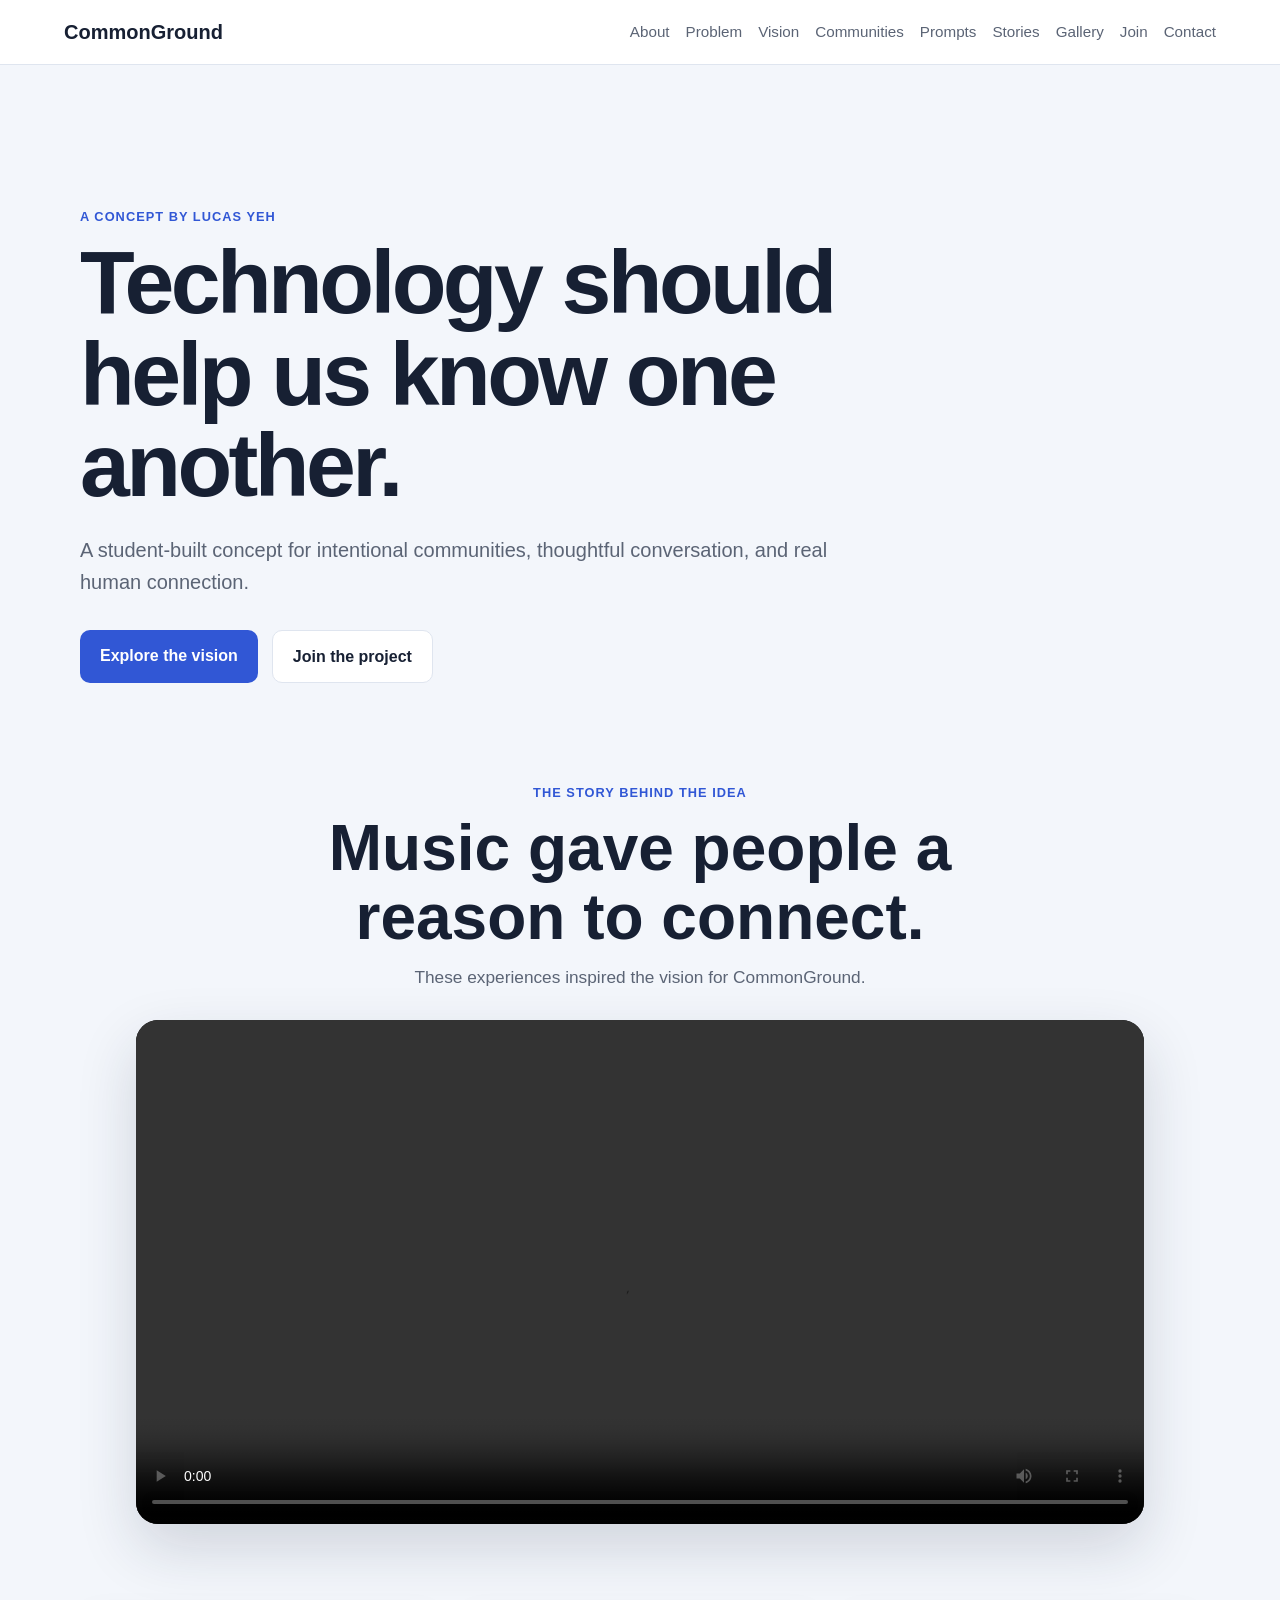
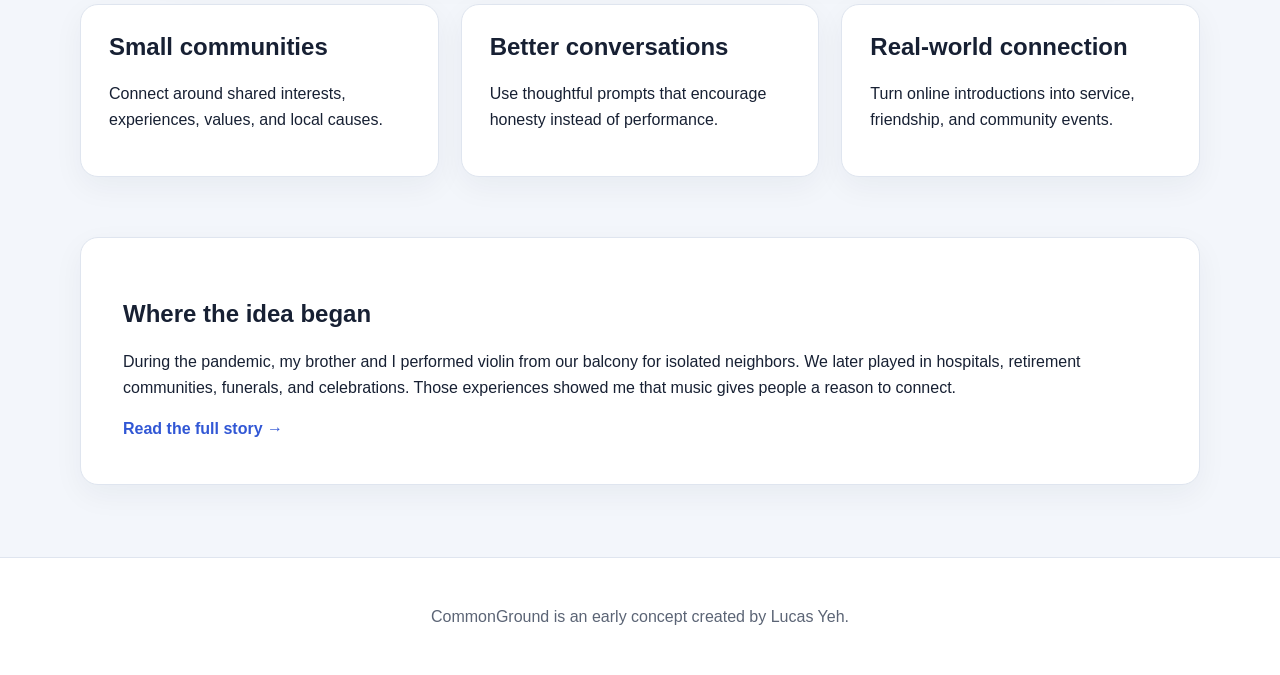
<file: index.html>
<!DOCTYPE html>
<html lang="en">
<head>
  <meta charset="UTF-8">
  <meta name="viewport" content="width=device-width, initial-scale=1.0">
  <meta name="description" content="CommonGround: an early concept for meaningful communities and real conversation.">
  <title>Home | CommonGround</title>
  <link rel="stylesheet" href="style.css">
</head>
<body>

<header class="site-header">
  <a class="logo" href="index.html">CommonGround</a>
  <button class="menu-button" onclick="document.querySelector('.nav-links').classList.toggle('open')">Menu</button>
  <nav class="nav-links">
    <a href="about.html">About</a>
    <a href="problem.html">Problem</a>
    <a href="vision.html">Vision</a>
    <a href="communities.html">Communities</a>
    <a href="prompts.html">Prompts</a>
    <a href="stories.html">Stories</a>
    <a href="gallery.html">Gallery</a>
    <a href="join.html">Join</a>
    <a href="contact.html">Contact</a>
  </nav>
</header>

<main>

<section class="hero">
  <p class="eyebrow">A concept by Lucas Yeh</p>
  <h1>Technology should help us know one another.</h1>
  <p class="lead">A student-built concept for intentional communities, thoughtful conversation, and real human connection.</p>
  <div class="actions">
    <a class="button" href="vision.html">Explore the vision</a>
    <a class="button secondary" href="join.html">Join the project</a>
  </div>
</section>

<section class="homepage-video-section">
  <div class="video-heading">
    <p class="eyebrow">The story behind the idea</p>
    <h2>Music gave people a reason to connect.</h2>
    <p>These experiences inspired the vision for CommonGround.</p>
  </div>

  <video class="homepage-video" controls playsinline preload="metadata">
    <source src="assets/community-video.mp4" type="video/mp4">
    Your browser does not support the video player.
  </video>
</section>


<section class="grid three">
  <article class="card">
    <h2>Small communities</h2>
    <p>Connect around shared interests, experiences, values, and local causes.</p>
  </article>
  <article class="card">
    <h2>Better conversations</h2>
    <p>Use thoughtful prompts that encourage honesty instead of performance.</p>
  </article>
  <article class="card">
    <h2>Real-world connection</h2>
    <p>Turn online introductions into service, friendship, and community events.</p>
  </article>
</section>

<section class="story-panel">
  <h2>Where the idea began</h2>
  <p>During the pandemic, my brother and I performed violin from our balcony for isolated neighbors. We later played in hospitals, retirement communities, funerals, and celebrations. Those experiences showed me that music gives people a reason to connect.</p>
  <a class="text-link" href="about.html">Read the full story →</a>
</section>

</main>
<footer>
  <p>CommonGround is an early concept created by Lucas Yeh.</p>
</footer>
</body>
</html>
</file>
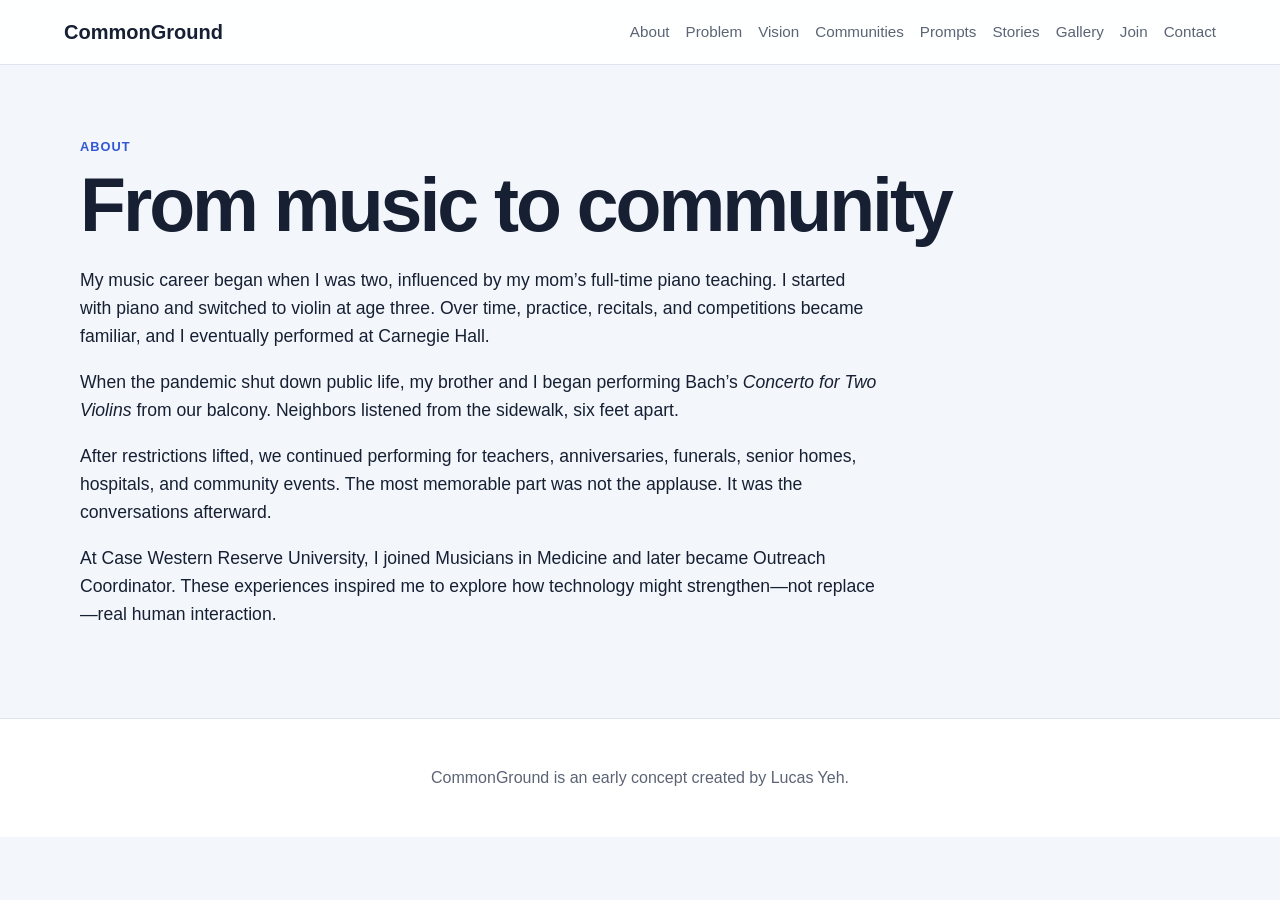
<file: about.html>
<!DOCTYPE html>
<html lang="en">
<head>
  <meta charset="UTF-8">
  <meta name="viewport" content="width=device-width, initial-scale=1.0">
  <meta name="description" content="CommonGround: an early concept for meaningful communities and real conversation.">
  <title>About | CommonGround</title>
  <link rel="stylesheet" href="style.css">
</head>
<body>

<header class="site-header">
  <a class="logo" href="index.html">CommonGround</a>
  <button class="menu-button" onclick="document.querySelector('.nav-links').classList.toggle('open')">Menu</button>
  <nav class="nav-links">
    <a href="about.html">About</a>
    <a href="problem.html">Problem</a>
    <a href="vision.html">Vision</a>
    <a href="communities.html">Communities</a>
    <a href="prompts.html">Prompts</a>
    <a href="stories.html">Stories</a>
    <a href="gallery.html">Gallery</a>
    <a href="join.html">Join</a>
    <a href="contact.html">Contact</a>
  </nav>
</header>

<main>

<section class="page-header">
  <p class="eyebrow">About</p>
  <h1>From music to community</h1>
</section>

<section class="content">
  <p>My music career began when I was two, influenced by my mom’s full-time piano teaching. I started with piano and switched to violin at age three. Over time, practice, recitals, and competitions became familiar, and I eventually performed at Carnegie Hall.</p>
  <p>When the pandemic shut down public life, my brother and I began performing Bach’s <em>Concerto for Two Violins</em> from our balcony. Neighbors listened from the sidewalk, six feet apart.</p>
  <p>After restrictions lifted, we continued performing for teachers, anniversaries, funerals, senior homes, hospitals, and community events. The most memorable part was not the applause. It was the conversations afterward.</p>
  <p>At Case Western Reserve University, I joined Musicians in Medicine and later became Outreach Coordinator. These experiences inspired me to explore how technology might strengthen—not replace—real human interaction.</p>
</section>

</main>
<footer>
  <p>CommonGround is an early concept created by Lucas Yeh.</p>
</footer>
</body>
</html>
</file>
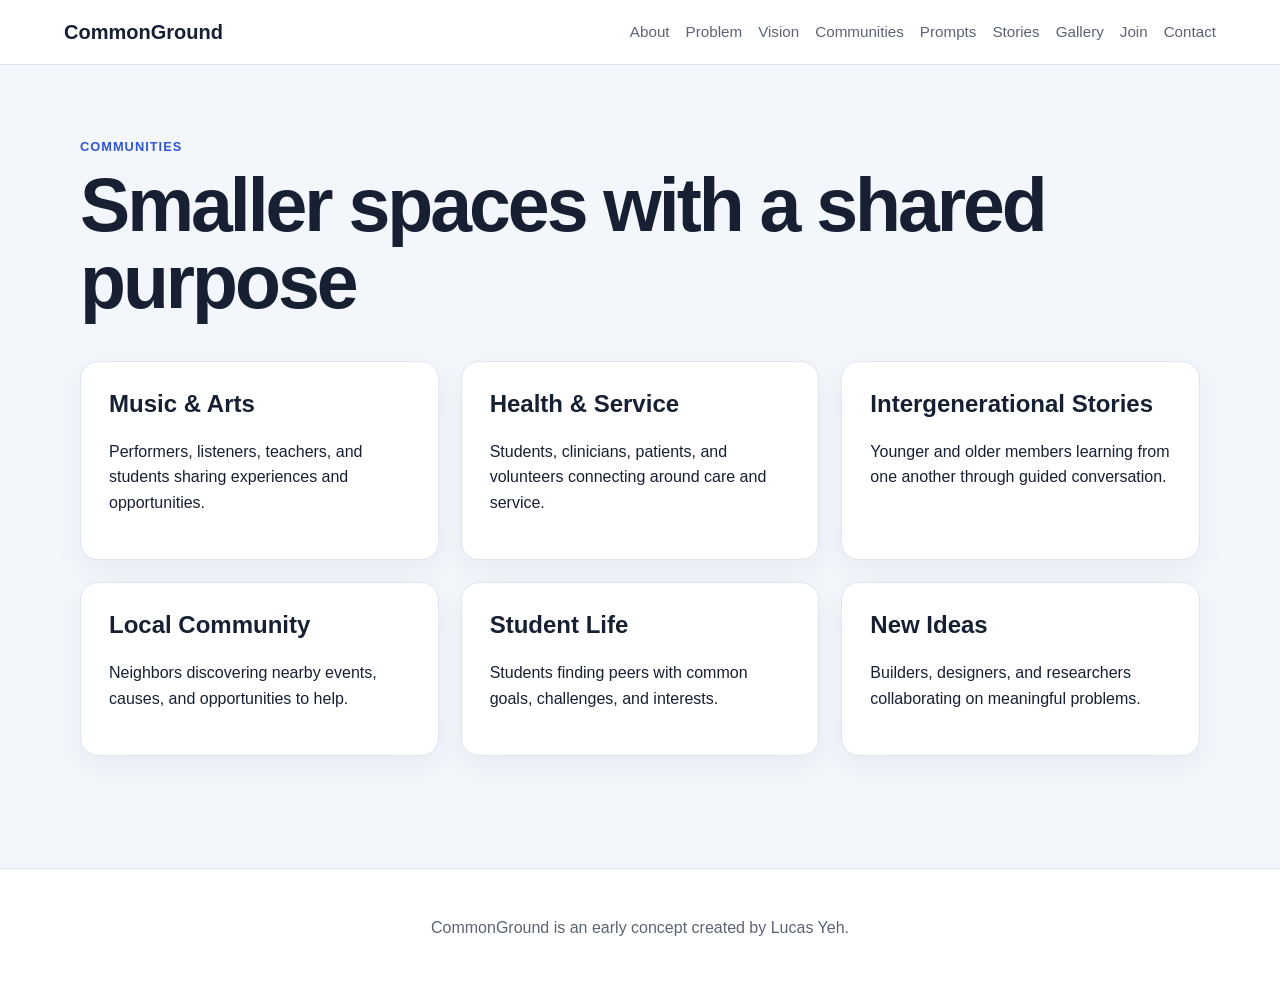
<file: communities.html>
<!DOCTYPE html>
<html lang="en">
<head>
  <meta charset="UTF-8">
  <meta name="viewport" content="width=device-width, initial-scale=1.0">
  <meta name="description" content="CommonGround: an early concept for meaningful communities and real conversation.">
  <title>Communities | CommonGround</title>
  <link rel="stylesheet" href="style.css">
</head>
<body>

<header class="site-header">
  <a class="logo" href="index.html">CommonGround</a>
  <button class="menu-button" onclick="document.querySelector('.nav-links').classList.toggle('open')">Menu</button>
  <nav class="nav-links">
    <a href="about.html">About</a>
    <a href="problem.html">Problem</a>
    <a href="vision.html">Vision</a>
    <a href="communities.html">Communities</a>
    <a href="prompts.html">Prompts</a>
    <a href="stories.html">Stories</a>
    <a href="gallery.html">Gallery</a>
    <a href="join.html">Join</a>
    <a href="contact.html">Contact</a>
  </nav>
</header>

<main>

<section class="page-header">
  <p class="eyebrow">Communities</p>
  <h1>Smaller spaces with a shared purpose</h1>
</section>

<section class="grid three">
  <article class="card"><h2>Music & Arts</h2><p>Performers, listeners, teachers, and students sharing experiences and opportunities.</p></article>
  <article class="card"><h2>Health & Service</h2><p>Students, clinicians, patients, and volunteers connecting around care and service.</p></article>
  <article class="card"><h2>Intergenerational Stories</h2><p>Younger and older members learning from one another through guided conversation.</p></article>
  <article class="card"><h2>Local Community</h2><p>Neighbors discovering nearby events, causes, and opportunities to help.</p></article>
  <article class="card"><h2>Student Life</h2><p>Students finding peers with common goals, challenges, and interests.</p></article>
  <article class="card"><h2>New Ideas</h2><p>Builders, designers, and researchers collaborating on meaningful problems.</p></article>
</section>

</main>
<footer>
  <p>CommonGround is an early concept created by Lucas Yeh.</p>
</footer>
</body>
</html>
</file>
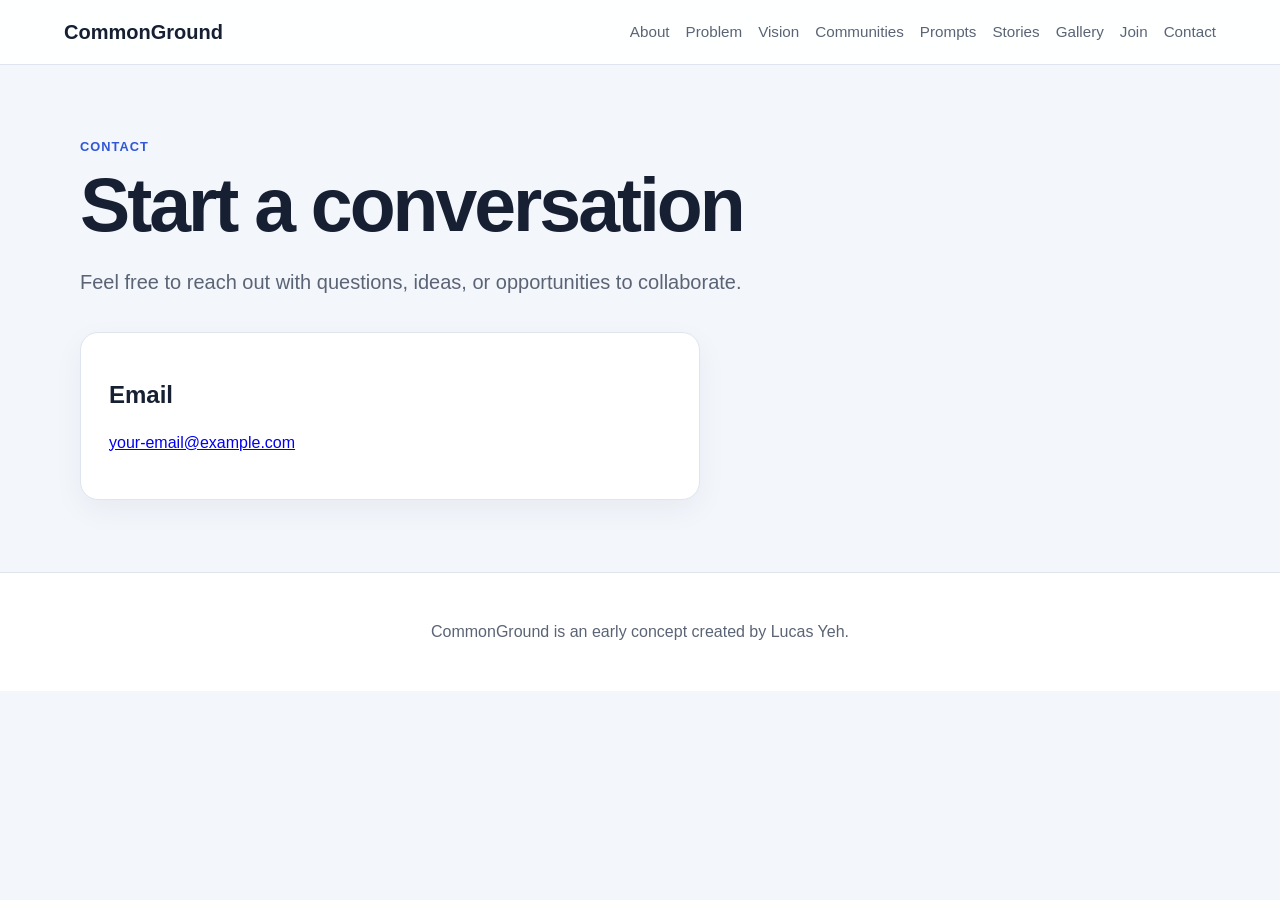
<file: contact.html>
<!DOCTYPE html>
<html lang="en">
<head>
  <meta charset="UTF-8">
  <meta name="viewport" content="width=device-width, initial-scale=1.0">
  <meta name="description" content="CommonGround: an early concept for meaningful communities and real conversation.">
  <title>Contact | CommonGround</title>
  <link rel="stylesheet" href="style.css">
</head>
<body>

<header class="site-header">
  <a class="logo" href="index.html">CommonGround</a>
  <button class="menu-button" onclick="document.querySelector('.nav-links').classList.toggle('open')">Menu</button>
  <nav class="nav-links">
    <a href="about.html">About</a>
    <a href="problem.html">Problem</a>
    <a href="vision.html">Vision</a>
    <a href="communities.html">Communities</a>
    <a href="prompts.html">Prompts</a>
    <a href="stories.html">Stories</a>
    <a href="gallery.html">Gallery</a>
    <a href="join.html">Join</a>
    <a href="contact.html">Contact</a>
  </nav>
</header>

<main>

<section class="page-header">
  <p class="eyebrow">Contact</p>
  <h1>Start a conversation</h1>
  <p class="lead">Feel free to reach out with questions, ideas, or opportunities to collaborate.</p>
</section>

<section class="contact-box">
  <h2>Email</h2>
  <p><a href="mailto:your-email@example.com">your-email@example.com</a></p>
  
</section>

</main>
<footer>
  <p>CommonGround is an early concept created by Lucas Yeh.</p>
</footer>
</body>
</html>
</file>
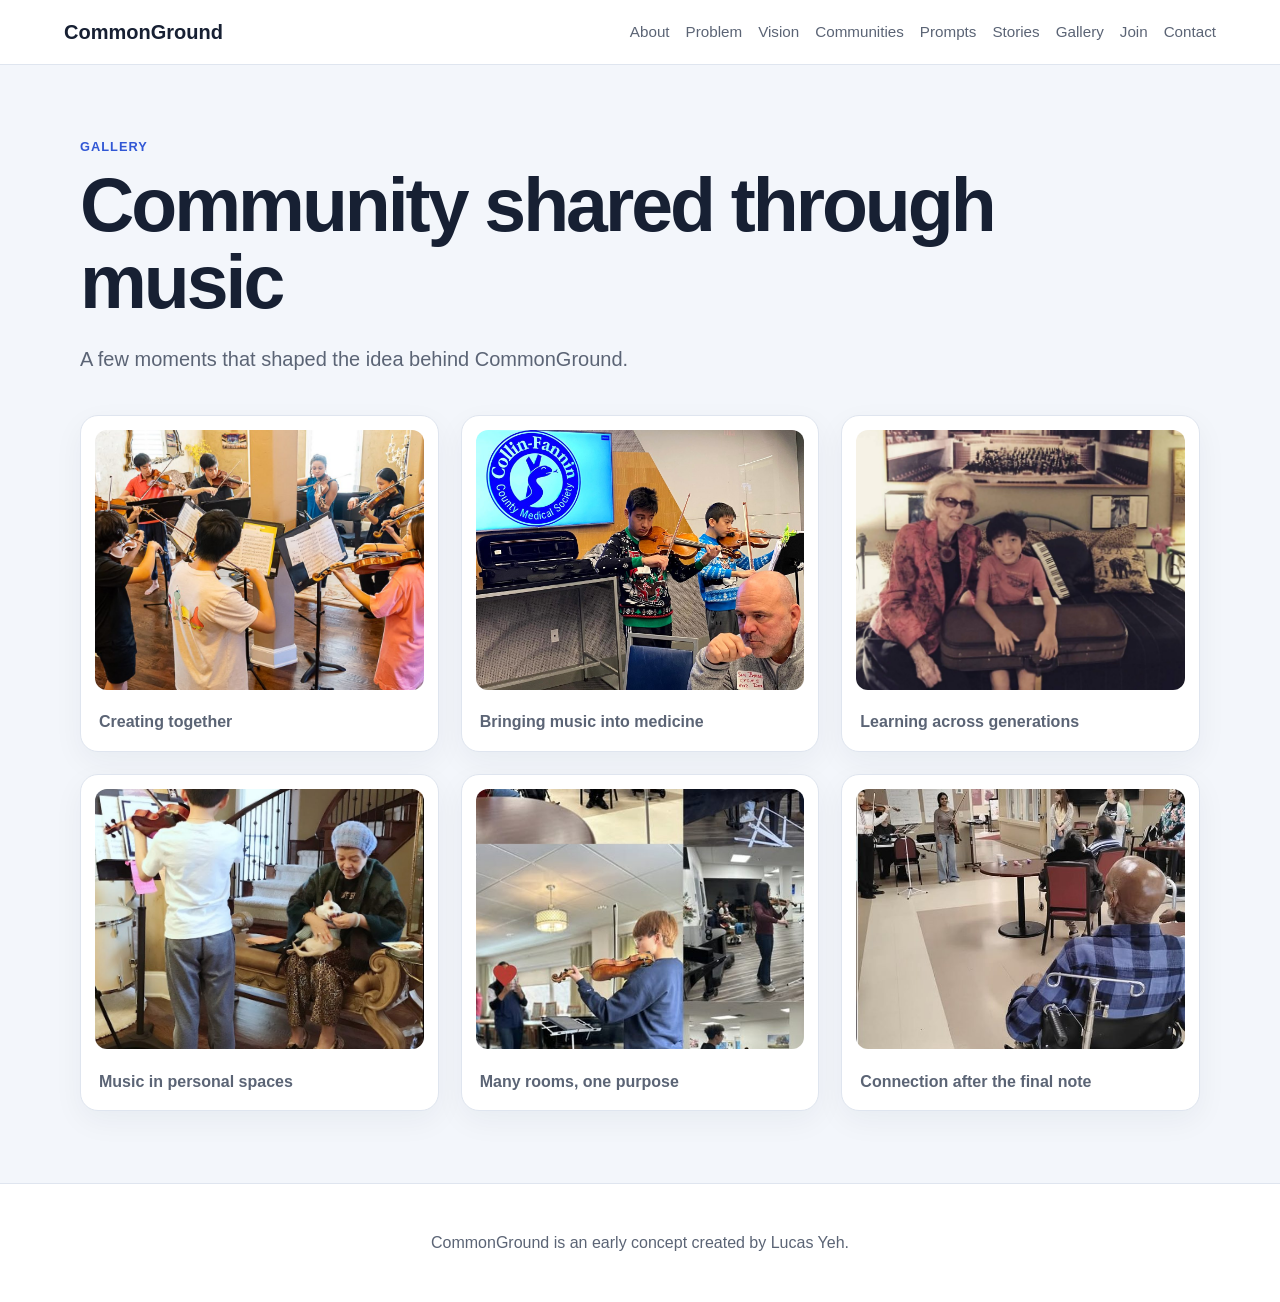
<file: gallery.html>
<!DOCTYPE html>
<html lang="en">
<head>
  <meta charset="UTF-8">
  <meta name="viewport" content="width=device-width, initial-scale=1.0">
  <meta name="description" content="Photos showing the musical and community experiences behind CommonGround.">
  <title>Gallery | CommonGround</title>
  <link rel="stylesheet" href="style.css">
</head>
<body>
<header class="site-header">
  <a class="logo" href="index.html">CommonGround</a>
  <button class="menu-button" onclick="document.querySelector('.nav-links').classList.toggle('open')">Menu</button>
  <nav class="nav-links">
    <a href="about.html">About</a>
    <a href="problem.html">Problem</a>
    <a href="vision.html">Vision</a>
    <a href="communities.html">Communities</a>
    <a href="prompts.html">Prompts</a>
    <a href="stories.html">Stories</a>
    <a href="gallery.html">Gallery</a>
    <a href="join.html">Join</a>
    <a href="contact.html">Contact</a>
  </nav>
</header>

<main>
  <section class="page-header">
    <p class="eyebrow">Gallery</p>
    <h1>Community shared through music</h1>
    <p class="lead">A few moments that shaped the idea behind CommonGround.</p>
  </section>

  <section class="photo-gallery">
    <figure>
      <img src="assets/ensemble-home.jpg" alt="Young musicians rehearsing together in a home">
      <figcaption>Creating together</figcaption>
    </figure>
    <figure>
      <img src="assets/medical-society.jpg" alt="Two violinists performing at a county medical society gathering">
      <figcaption>Bringing music into medicine</figcaption>
    </figure>
    <figure>
      <img src="assets/early-music.jpg" alt="A young violin student with an older mentor">
      <figcaption>Learning across generations</figcaption>
    </figure>
    <figure>
      <img src="assets/home-performance.jpg" alt="A young violinist performing for an older listener at home">
      <figcaption>Music in personal spaces</figcaption>
    </figure>
    <figure>
      <img src="assets/senior-gallery.jpg" alt="A collage of musicians performing at senior communities">
      <figcaption>Many rooms, one purpose</figcaption>
    </figure>
    <figure>
      <img src="assets/senior-performance.jpg" alt="Musicians performing for residents at a senior community">
      <figcaption>Connection after the final note</figcaption>
    </figure>
  </section>
</main>

<footer>
  <p>CommonGround is an early concept created by Lucas Yeh.</p>
</footer>
</body>
</html>
</file>
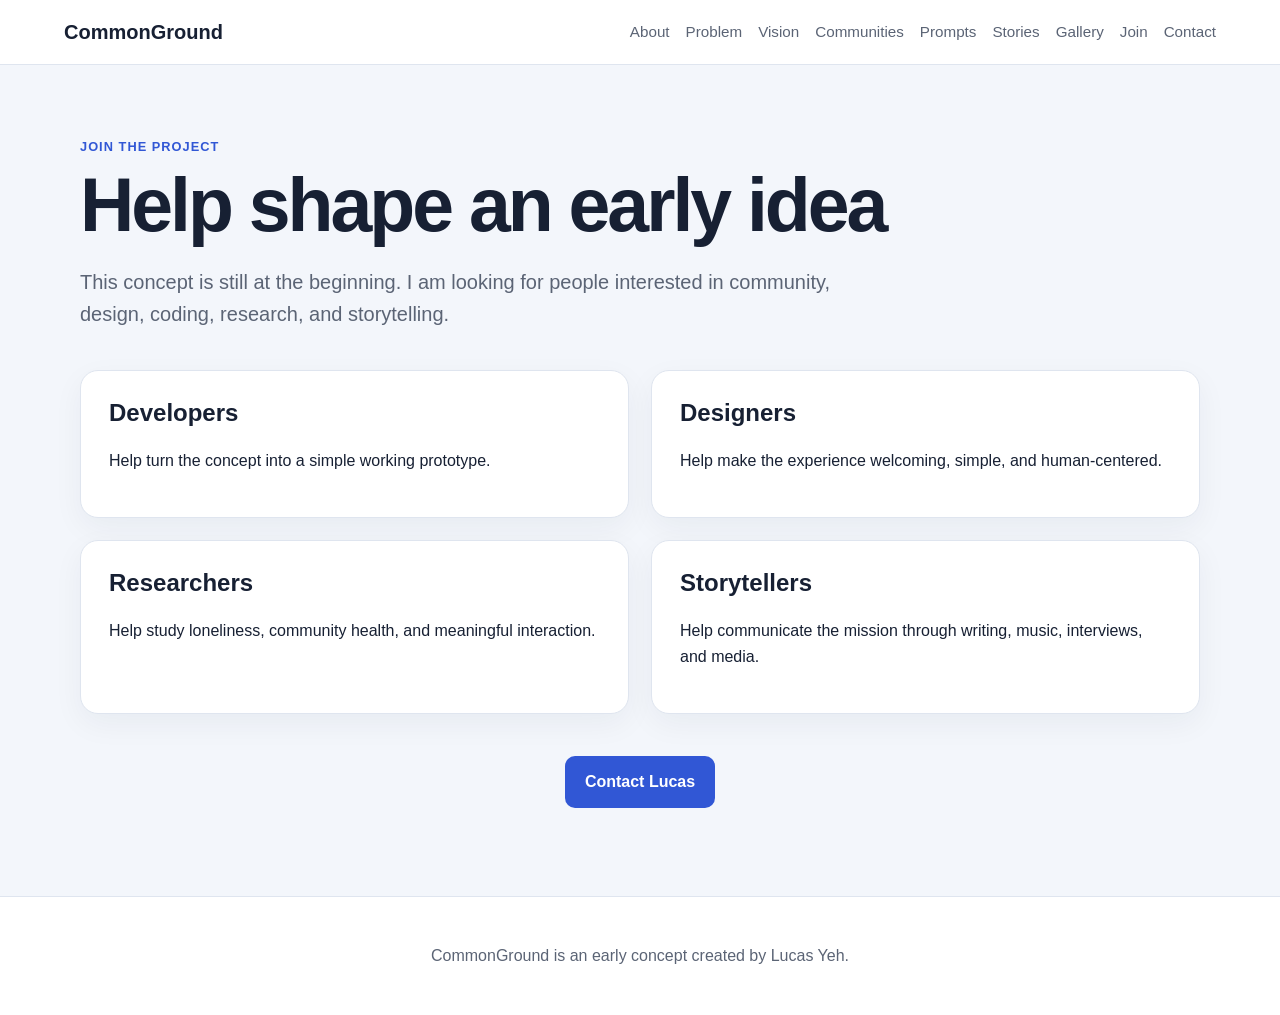
<file: join.html>
<!DOCTYPE html>
<html lang="en">
<head>
  <meta charset="UTF-8">
  <meta name="viewport" content="width=device-width, initial-scale=1.0">
  <meta name="description" content="CommonGround: an early concept for meaningful communities and real conversation.">
  <title>Join the Project | CommonGround</title>
  <link rel="stylesheet" href="style.css">
</head>
<body>

<header class="site-header">
  <a class="logo" href="index.html">CommonGround</a>
  <button class="menu-button" onclick="document.querySelector('.nav-links').classList.toggle('open')">Menu</button>
  <nav class="nav-links">
    <a href="about.html">About</a>
    <a href="problem.html">Problem</a>
    <a href="vision.html">Vision</a>
    <a href="communities.html">Communities</a>
    <a href="prompts.html">Prompts</a>
    <a href="stories.html">Stories</a>
    <a href="gallery.html">Gallery</a>
    <a href="join.html">Join</a>
    <a href="contact.html">Contact</a>
  </nav>
</header>

<main>

<section class="page-header">
  <p class="eyebrow">Join the project</p>
  <h1>Help shape an early idea</h1>
  <p class="lead">This concept is still at the beginning. I am looking for people interested in community, design, coding, research, and storytelling.</p>
</section>

<section class="grid two">
  <article class="card"><h2>Developers</h2><p>Help turn the concept into a simple working prototype.</p></article>
  <article class="card"><h2>Designers</h2><p>Help make the experience welcoming, simple, and human-centered.</p></article>
  <article class="card"><h2>Researchers</h2><p>Help study loneliness, community health, and meaningful interaction.</p></article>
  <article class="card"><h2>Storytellers</h2><p>Help communicate the mission through writing, music, interviews, and media.</p></article>
</section>

<p class="center"><a class="button" href="contact.html">Contact Lucas</a></p>

</main>
<footer>
  <p>CommonGround is an early concept created by Lucas Yeh.</p>
</footer>
</body>
</html>
</file>
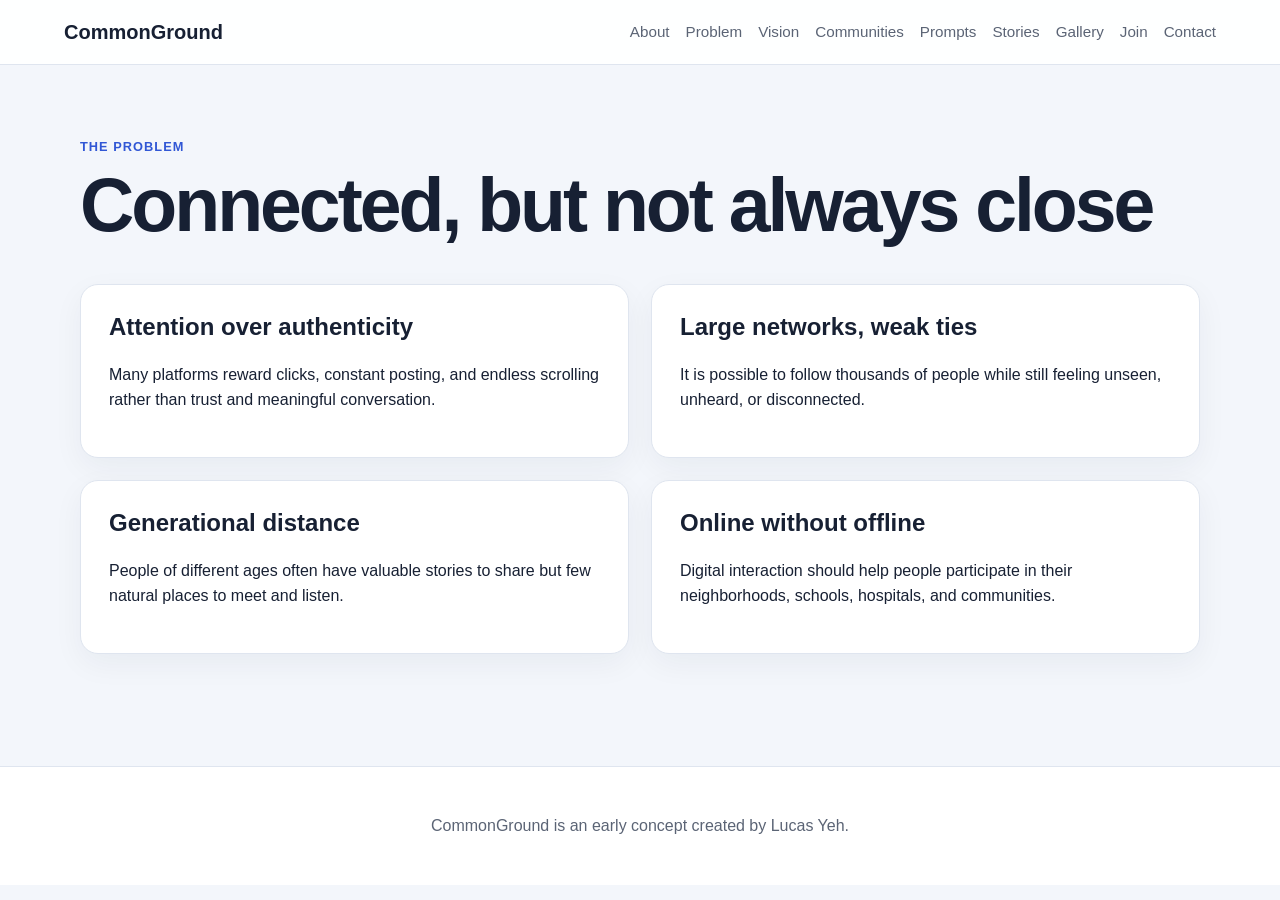
<file: problem.html>
<!DOCTYPE html>
<html lang="en">
<head>
  <meta charset="UTF-8">
  <meta name="viewport" content="width=device-width, initial-scale=1.0">
  <meta name="description" content="CommonGround: an early concept for meaningful communities and real conversation.">
  <title>The Problem | CommonGround</title>
  <link rel="stylesheet" href="style.css">
</head>
<body>

<header class="site-header">
  <a class="logo" href="index.html">CommonGround</a>
  <button class="menu-button" onclick="document.querySelector('.nav-links').classList.toggle('open')">Menu</button>
  <nav class="nav-links">
    <a href="about.html">About</a>
    <a href="problem.html">Problem</a>
    <a href="vision.html">Vision</a>
    <a href="communities.html">Communities</a>
    <a href="prompts.html">Prompts</a>
    <a href="stories.html">Stories</a>
    <a href="gallery.html">Gallery</a>
    <a href="join.html">Join</a>
    <a href="contact.html">Contact</a>
  </nav>
</header>

<main>

<section class="page-header">
  <p class="eyebrow">The problem</p>
  <h1>Connected, but not always close</h1>
</section>

<section class="grid two">
  <article class="card">
    <h2>Attention over authenticity</h2>
    <p>Many platforms reward clicks, constant posting, and endless scrolling rather than trust and meaningful conversation.</p>
  </article>
  <article class="card">
    <h2>Large networks, weak ties</h2>
    <p>It is possible to follow thousands of people while still feeling unseen, unheard, or disconnected.</p>
  </article>
  <article class="card">
    <h2>Generational distance</h2>
    <p>People of different ages often have valuable stories to share but few natural places to meet and listen.</p>
  </article>
  <article class="card">
    <h2>Online without offline</h2>
    <p>Digital interaction should help people participate in their neighborhoods, schools, hospitals, and communities.</p>
  </article>
</section>

</main>
<footer>
  <p>CommonGround is an early concept created by Lucas Yeh.</p>
</footer>
</body>
</html>
</file>
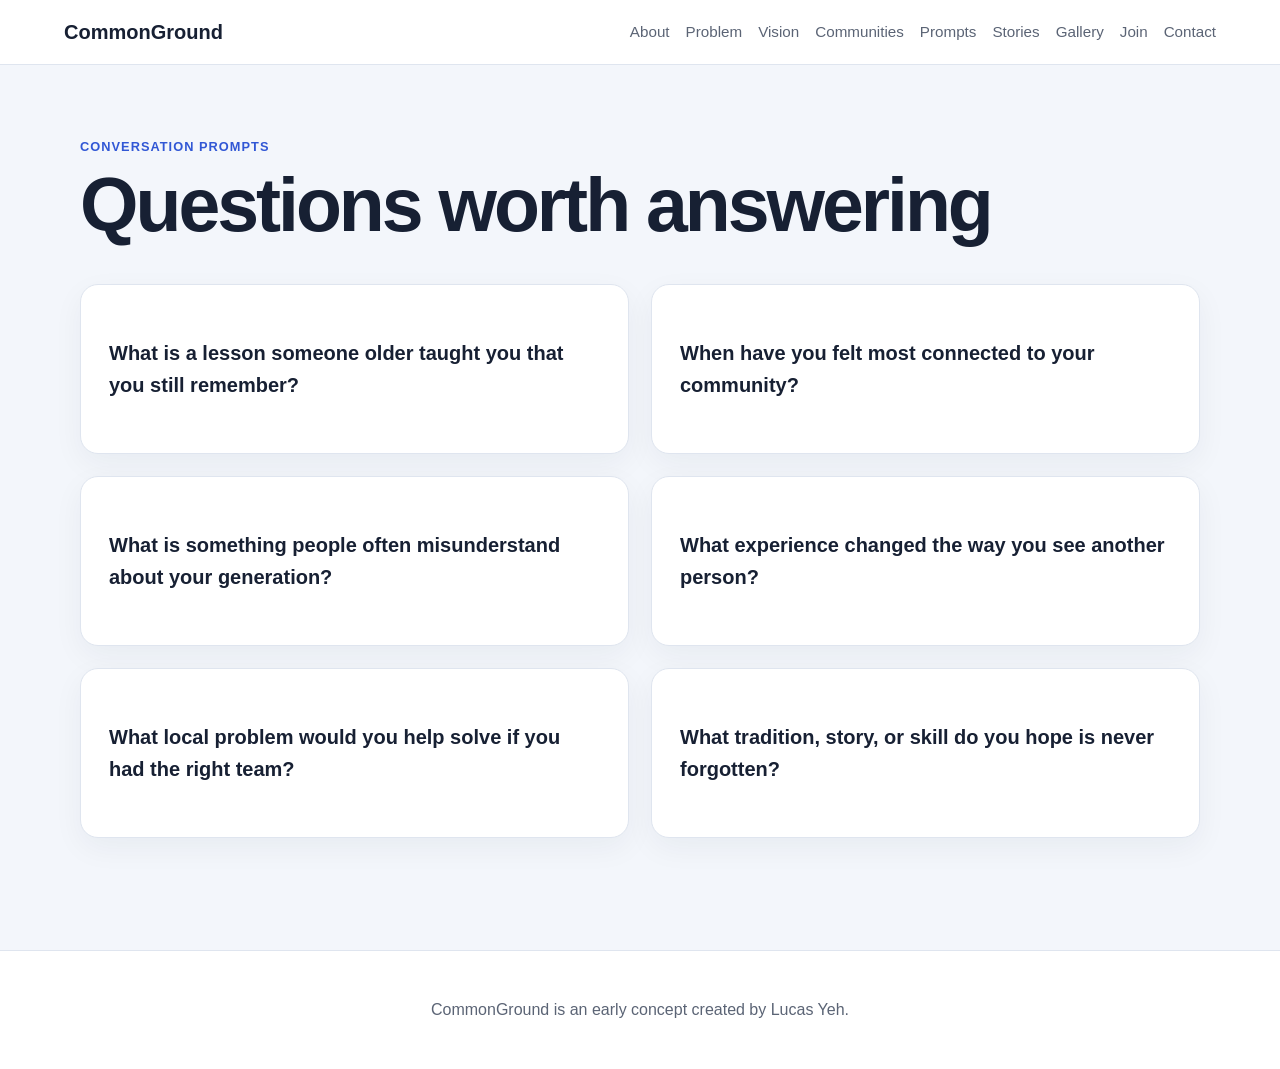
<file: prompts.html>
<!DOCTYPE html>
<html lang="en">
<head>
  <meta charset="UTF-8">
  <meta name="viewport" content="width=device-width, initial-scale=1.0">
  <meta name="description" content="CommonGround: an early concept for meaningful communities and real conversation.">
  <title>Conversation Prompts | CommonGround</title>
  <link rel="stylesheet" href="style.css">
</head>
<body>

<header class="site-header">
  <a class="logo" href="index.html">CommonGround</a>
  <button class="menu-button" onclick="document.querySelector('.nav-links').classList.toggle('open')">Menu</button>
  <nav class="nav-links">
    <a href="about.html">About</a>
    <a href="problem.html">Problem</a>
    <a href="vision.html">Vision</a>
    <a href="communities.html">Communities</a>
    <a href="prompts.html">Prompts</a>
    <a href="stories.html">Stories</a>
    <a href="gallery.html">Gallery</a>
    <a href="join.html">Join</a>
    <a href="contact.html">Contact</a>
  </nav>
</header>

<main>

<section class="page-header">
  <p class="eyebrow">Conversation prompts</p>
  <h1>Questions worth answering</h1>
</section>

<section class="grid two">
  <article class="prompt-card"><p>What is a lesson someone older taught you that you still remember?</p></article>
  <article class="prompt-card"><p>When have you felt most connected to your community?</p></article>
  <article class="prompt-card"><p>What is something people often misunderstand about your generation?</p></article>
  <article class="prompt-card"><p>What experience changed the way you see another person?</p></article>
  <article class="prompt-card"><p>What local problem would you help solve if you had the right team?</p></article>
  <article class="prompt-card"><p>What tradition, story, or skill do you hope is never forgotten?</p></article>
</section>

</main>
<footer>
  <p>CommonGround is an early concept created by Lucas Yeh.</p>
</footer>
</body>
</html>
</file>
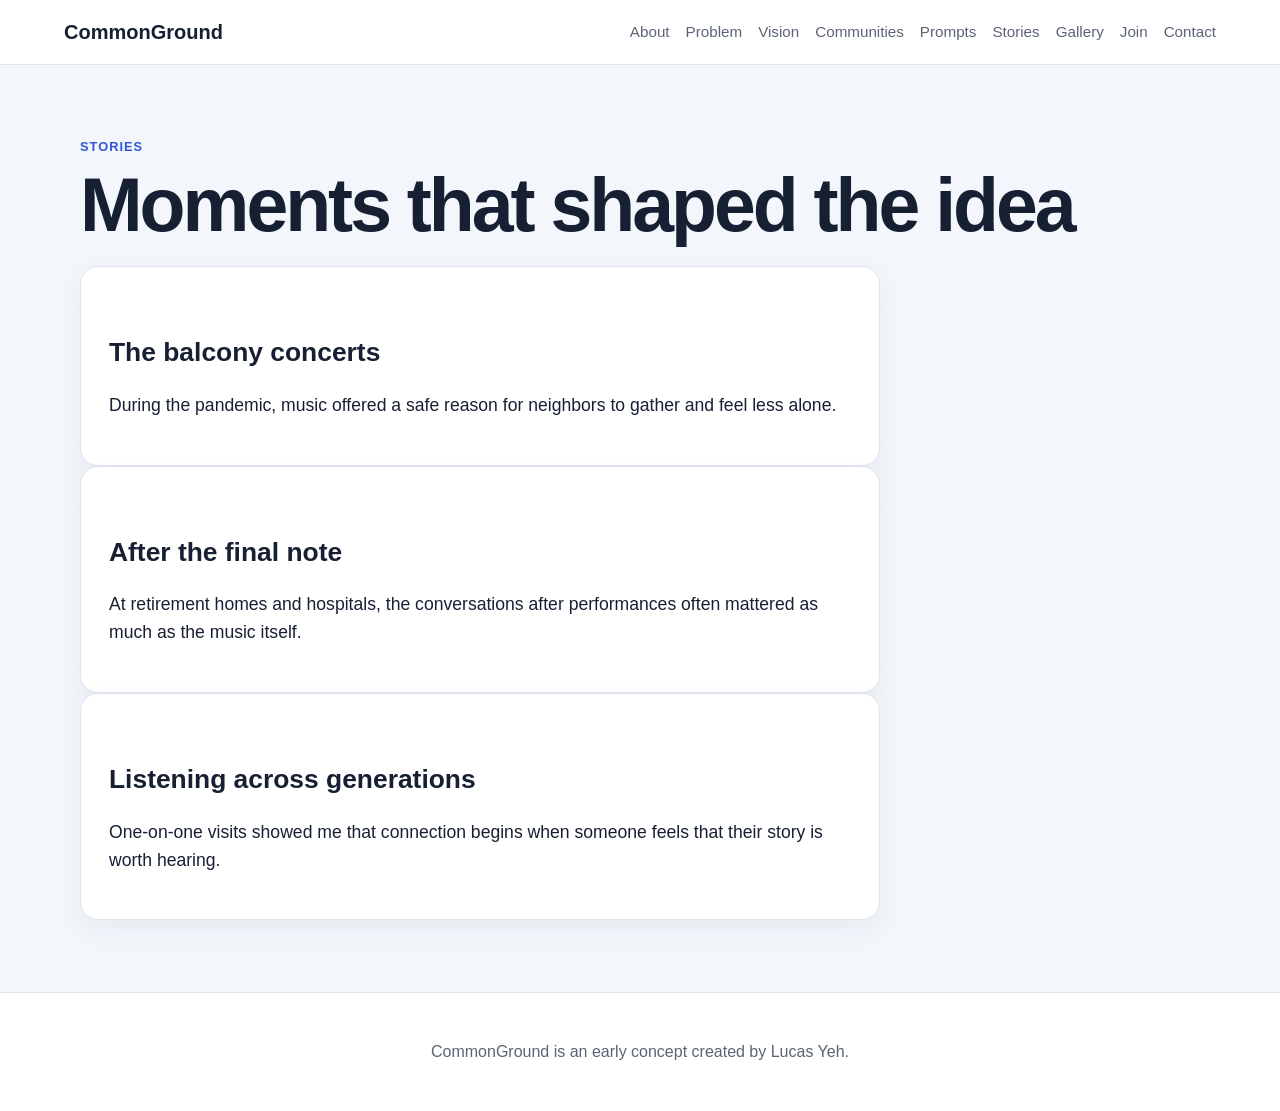
<file: stories.html>
<!DOCTYPE html>
<html lang="en">
<head>
  <meta charset="UTF-8">
  <meta name="viewport" content="width=device-width, initial-scale=1.0">
  <meta name="description" content="CommonGround: an early concept for meaningful communities and real conversation.">
  <title>Stories | CommonGround</title>
  <link rel="stylesheet" href="style.css">
</head>
<body>

<header class="site-header">
  <a class="logo" href="index.html">CommonGround</a>
  <button class="menu-button" onclick="document.querySelector('.nav-links').classList.toggle('open')">Menu</button>
  <nav class="nav-links">
    <a href="about.html">About</a>
    <a href="problem.html">Problem</a>
    <a href="vision.html">Vision</a>
    <a href="communities.html">Communities</a>
    <a href="prompts.html">Prompts</a>
    <a href="stories.html">Stories</a>
    <a href="gallery.html">Gallery</a>
    <a href="join.html">Join</a>
    <a href="contact.html">Contact</a>
  </nav>
</header>

<main>

<section class="page-header">
  <p class="eyebrow">Stories</p>
  <h1>Moments that shaped the idea</h1>
</section>

<section class="content">
  <article class="story">
    <h2>The balcony concerts</h2>
    <p>During the pandemic, music offered a safe reason for neighbors to gather and feel less alone.</p>
  </article>
  <article class="story">
    <h2>After the final note</h2>
    <p>At retirement homes and hospitals, the conversations after performances often mattered as much as the music itself.</p>
  </article>
  <article class="story">
    <h2>Listening across generations</h2>
    <p>One-on-one visits showed me that connection begins when someone feels that their story is worth hearing.</p>
  </article>
</section>

</main>
<footer>
  <p>CommonGround is an early concept created by Lucas Yeh.</p>
</footer>
</body>
</html>
</file>
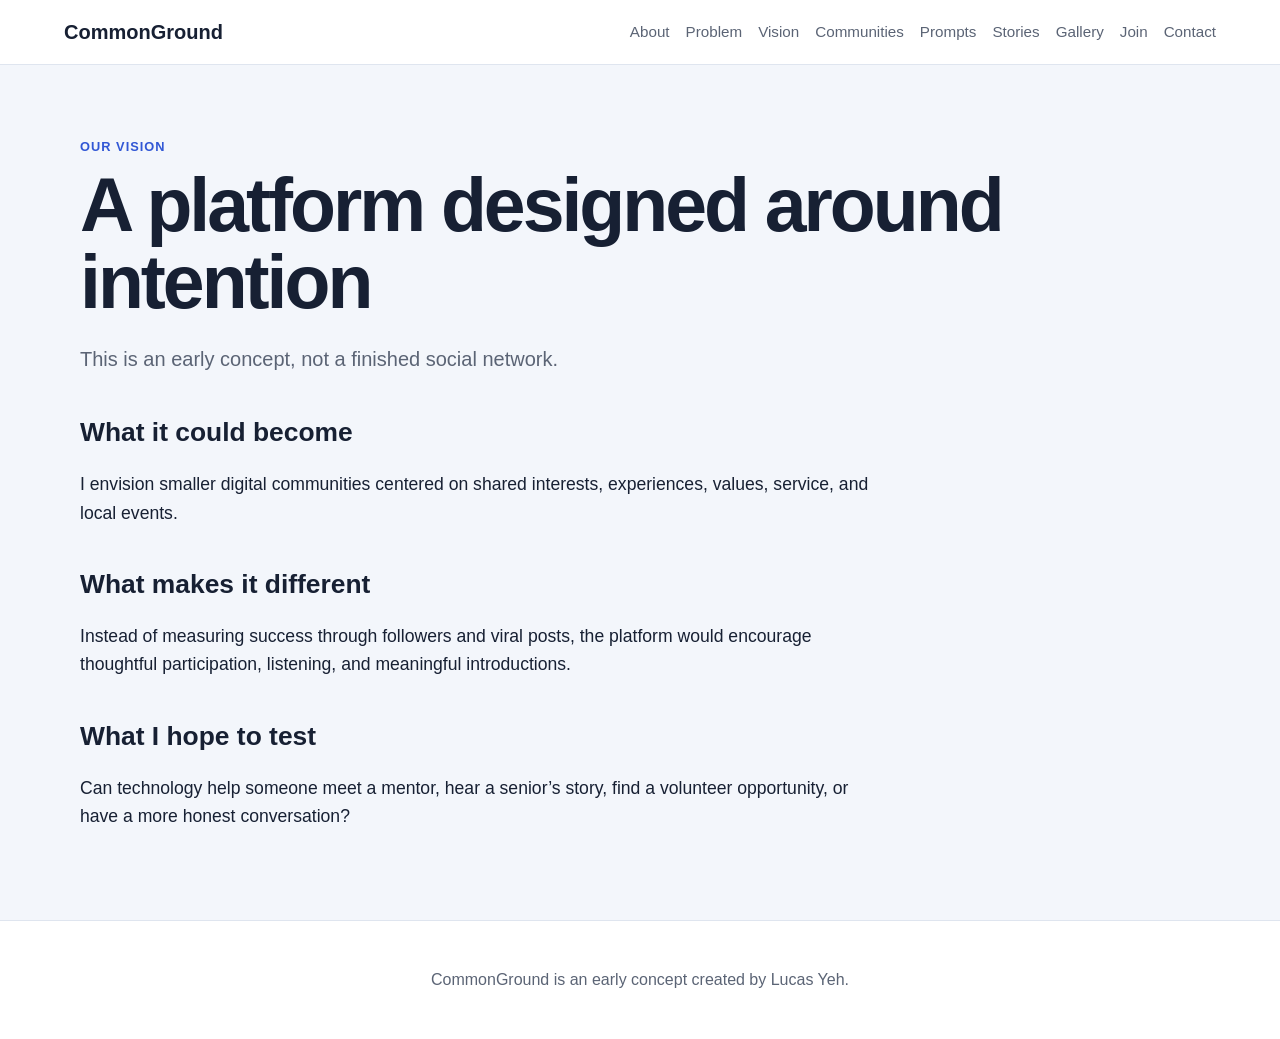
<file: vision.html>
<!DOCTYPE html>
<html lang="en">
<head>
  <meta charset="UTF-8">
  <meta name="viewport" content="width=device-width, initial-scale=1.0">
  <meta name="description" content="CommonGround: an early concept for meaningful communities and real conversation.">
  <title>Our Vision | CommonGround</title>
  <link rel="stylesheet" href="style.css">
</head>
<body>

<header class="site-header">
  <a class="logo" href="index.html">CommonGround</a>
  <button class="menu-button" onclick="document.querySelector('.nav-links').classList.toggle('open')">Menu</button>
  <nav class="nav-links">
    <a href="about.html">About</a>
    <a href="problem.html">Problem</a>
    <a href="vision.html">Vision</a>
    <a href="communities.html">Communities</a>
    <a href="prompts.html">Prompts</a>
    <a href="stories.html">Stories</a>
    <a href="gallery.html">Gallery</a>
    <a href="join.html">Join</a>
    <a href="contact.html">Contact</a>
  </nav>
</header>

<main>

<section class="page-header">
  <p class="eyebrow">Our vision</p>
  <h1>A platform designed around intention</h1>
  <p class="lead">This is an early concept, not a finished social network.</p>
</section>

<section class="content">
  <h2>What it could become</h2>
  <p>I envision smaller digital communities centered on shared interests, experiences, values, service, and local events.</p>

  <h2>What makes it different</h2>
  <p>Instead of measuring success through followers and viral posts, the platform would encourage thoughtful participation, listening, and meaningful introductions.</p>

  <h2>What I hope to test</h2>
  <p>Can technology help someone meet a mentor, hear a senior’s story, find a volunteer opportunity, or have a more honest conversation?</p>
</section>

</main>
<footer>
  <p>CommonGround is an early concept created by Lucas Yeh.</p>
</footer>
</body>
</html>
</file>
<file: style.css>
* { box-sizing: border-box; }

:root {
  --ink: #172033;
  --muted: #5b6475;
  --surface: #ffffff;
  --soft: #f3f6fb;
  --accent: #3157d5;
  --border: #dfe5ef;
}

body {
  margin: 0;
  font-family: Arial, Helvetica, sans-serif;
  color: var(--ink);
  background: var(--soft);
  line-height: 1.6;
}

.site-header {
  position: sticky;
  top: 0;
  z-index: 10;
  display: flex;
  align-items: center;
  justify-content: space-between;
  gap: 24px;
  padding: 16px 5%;
  background: rgba(255,255,255,.96);
  border-bottom: 1px solid var(--border);
}

.logo {
  color: var(--ink);
  text-decoration: none;
  font-size: 1.25rem;
  font-weight: 800;
}

.nav-links {
  display: flex;
  flex-wrap: wrap;
  gap: 16px;
}

.nav-links a {
  color: var(--muted);
  text-decoration: none;
  font-size: .95rem;
}

.nav-links a:hover,
.text-link:hover {
  color: var(--accent);
}

.menu-button {
  display: none;
  padding: 8px 12px;
  border: 1px solid var(--border);
  border-radius: 8px;
  background: white;
}

main {
  width: min(1120px, 90%);
  margin: 0 auto;
  padding: 72px 0;
}

.hero {
  max-width: 900px;
  padding: 70px 0 90px;
}

.eyebrow {
  margin: 0 0 10px;
  color: var(--accent);
  font-weight: 800;
  letter-spacing: .08em;
  text-transform: uppercase;
  font-size: .8rem;
}

h1 {
  margin: 0 0 22px;
  font-size: clamp(2.5rem, 7vw, 5.8rem);
  line-height: 1.02;
  letter-spacing: -.04em;
}

.page-header h1 {
  font-size: clamp(2.4rem, 6vw, 4.7rem);
}

h2 {
  line-height: 1.2;
}

.lead {
  max-width: 760px;
  color: var(--muted);
  font-size: 1.25rem;
}

.actions {
  display: flex;
  flex-wrap: wrap;
  gap: 14px;
  margin-top: 32px;
}

.button {
  display: inline-block;
  padding: 13px 20px;
  border-radius: 10px;
  background: var(--accent);
  color: white;
  text-decoration: none;
  font-weight: 700;
}

.button.secondary {
  background: white;
  color: var(--ink);
  border: 1px solid var(--border);
}

.grid {
  display: grid;
  gap: 22px;
  margin: 40px 0;
}

.grid.three {
  grid-template-columns: repeat(3, 1fr);
}

.grid.two {
  grid-template-columns: repeat(2, 1fr);
}

.card,
.prompt-card,
.story,
.contact-box,
.story-panel {
  padding: 28px;
  background: var(--surface);
  border: 1px solid var(--border);
  border-radius: 18px;
  box-shadow: 0 10px 30px rgba(25, 35, 60, .05);
}

.card h2,
.story h2 {
  margin-top: 0;
}

.prompt-card {
  display: flex;
  align-items: center;
  min-height: 170px;
  font-size: 1.25rem;
  font-weight: 700;
}

.story-panel {
  margin-top: 60px;
  padding: 42px;
}

.content {
  max-width: 800px;
  font-size: 1.1rem;
}

.content h2 {
  margin-top: 42px;
}

.text-link {
  color: var(--accent);
  text-decoration: none;
  font-weight: 800;
}

.center {
  text-align: center;
  margin-top: 42px;
}

.contact-box {
  max-width: 620px;
  margin-top: 34px;
}

.small {
  color: var(--muted);
  font-size: .9rem;
}

footer {
  padding: 30px 5%;
  color: var(--muted);
  background: white;
  border-top: 1px solid var(--border);
  text-align: center;
}

@media (max-width: 820px) {
  .menu-button {
    display: block;
  }

  .site-header {
    align-items: flex-start;
  }

  .nav-links {
    display: none;
    position: absolute;
    top: 65px;
    left: 0;
    right: 0;
    padding: 20px 5%;
    background: white;
    border-bottom: 1px solid var(--border);
    flex-direction: column;
  }

  .nav-links.open {
    display: flex;
  }

  .grid.three,
  .grid.two {
    grid-template-columns: 1fr;
  }

  main {
    padding-top: 45px;
  }
}


/* Dedicated photo gallery */
.photo-gallery {
  display: grid;
  grid-template-columns: repeat(3, minmax(0, 1fr));
  gap: 22px;
  margin-top: 40px;
}

.photo-gallery figure {
  margin: 0;
  padding: 14px;
  background: var(--surface, #ffffff);
  border: 1px solid var(--border, #dfe5ef);
  border-radius: 18px;
  box-shadow: 0 10px 30px rgba(25, 35, 60, .05);
}

.photo-gallery img {
  width: 100%;
  height: 260px;
  object-fit: cover;
  border-radius: 12px;
}

.photo-gallery figcaption {
  padding: 12px 4px 2px;
  color: var(--muted, #5b6475);
  font-weight: 700;
}

@media (max-width: 900px) {
  .photo-gallery {
    grid-template-columns: repeat(2, minmax(0, 1fr));
  }
}

@media (max-width: 600px) {
  .photo-gallery {
    grid-template-columns: 1fr;
  }

  .photo-gallery img {
    height: 240px;
  }
}


/* Homepage video centerpiece */
.homepage-video-section {
  width: min(1050px, 90%);
  margin: 10px auto 80px;
  text-align: center;
}

.video-heading {
  max-width: 760px;
  margin: 0 auto 28px;
}

.video-heading h2 {
  margin: 0 0 12px;
  font-size: clamp(2rem, 5vw, 4.2rem);
  line-height: 1.08;
}

.video-heading p:last-child {
  margin: 0;
  color: var(--muted, #5b6475);
  font-size: 1.08rem;
}

.homepage-video {
  display: block;
  width: 100%;
  max-height: 680px;
  margin: 0 auto;
  border-radius: 22px;
  background: #000;
  box-shadow: 0 24px 60px rgba(25, 35, 60, .16);
}

@media (max-width: 600px) {
  .homepage-video-section {
    width: 92%;
    margin-bottom: 55px;
  }

  .homepage-video {
    border-radius: 14px;
  }
}
</file>
